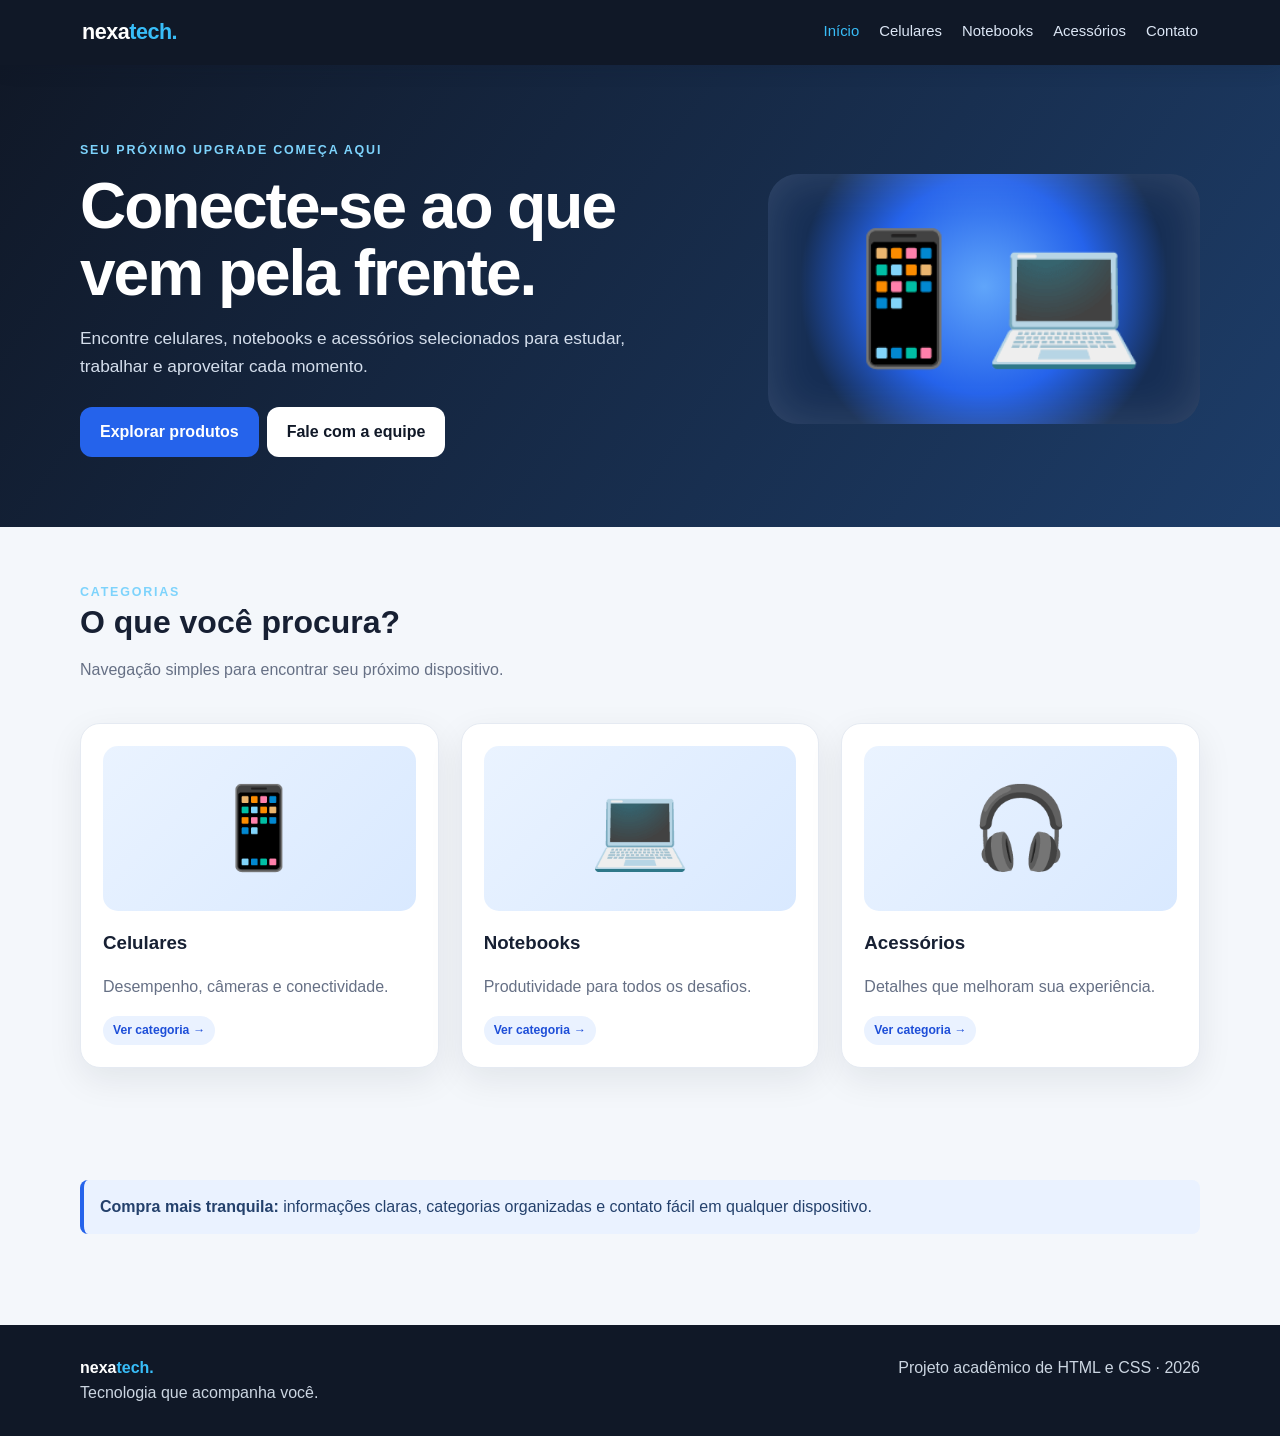
<file: index.html>
<!DOCTYPE html>
<html lang="pt-BR"><head><meta charset="UTF-8"><meta name="viewport" content="width=device-width, initial-scale=1.0">
<meta name="description" content="Nexa Tech: tecnologia para acompanhar você."><title>Início | Nexa Tech</title><link rel="stylesheet" href="css/style.css"></head><body>
<a class="skip" href="#conteudo">Pular para o conteúdo</a>
<header><div class="nav"><a class="brand" href="index.html" aria-label="Nexa Tech - página inicial">nexa<span>tech.</span></a>
<nav aria-label="Navegação principal">
<a href="index.html" aria-current="page">Início</a><a href="celulares.html" >Celulares</a><a href="notebooks.html" >Notebooks</a><a href="acessorios.html" >Acessórios</a><a href="contato.html" >Contato</a>
</nav></div></header>
<main id="conteudo"><section class="hero"><div class="container hero-grid"><div><div class="eyebrow">Seu próximo upgrade começa aqui</div><h1>Conecte-se ao que vem pela frente.</h1><p>Encontre celulares, notebooks e acessórios selecionados para estudar, trabalhar e aproveitar cada momento.</p><a class="btn" href="celulares.html">Explorar produtos</a><a class="btn secondary" href="contato.html">Fale com a equipe</a></div><div class="hero-art" aria-label="Ilustração de dispositivos tecnológicos" role="img">📱💻</div></div></section>
<section class="section"><div class="container"><div class="section-head"><div><div class="eyebrow">Categorias</div><h2>O que você procura?</h2><p class="muted">Navegação simples para encontrar seu próximo dispositivo.</p></div></div><div class="grid">
<a class="card" href="celulares.html"><div class="product-visual" aria-hidden="true">📱</div><h3>Celulares</h3><p class="muted">Desempenho, câmeras e conectividade.</p><span class="tag">Ver categoria →</span></a>
<a class="card" href="notebooks.html"><div class="product-visual" aria-hidden="true">💻</div><h3>Notebooks</h3><p class="muted">Produtividade para todos os desafios.</p><span class="tag">Ver categoria →</span></a>
<a class="card" href="acessorios.html"><div class="product-visual" aria-hidden="true">🎧</div><h3>Acessórios</h3><p class="muted">Detalhes que melhoram sua experiência.</p><span class="tag">Ver categoria →</span></a>
</div></div></section><section class="section"><div class="container notice"><strong>Compra mais tranquila:</strong> informações claras, categorias organizadas e contato fácil em qualquer dispositivo.</div></section></main>
<footer><div class="container foot"><div><strong>nexa<span style="color:#38bdf8">tech.</span></strong><br>Tecnologia que acompanha você.</div><div>Projeto acadêmico de HTML e CSS · 2026</div></div></footer>
</body></html>
</file>
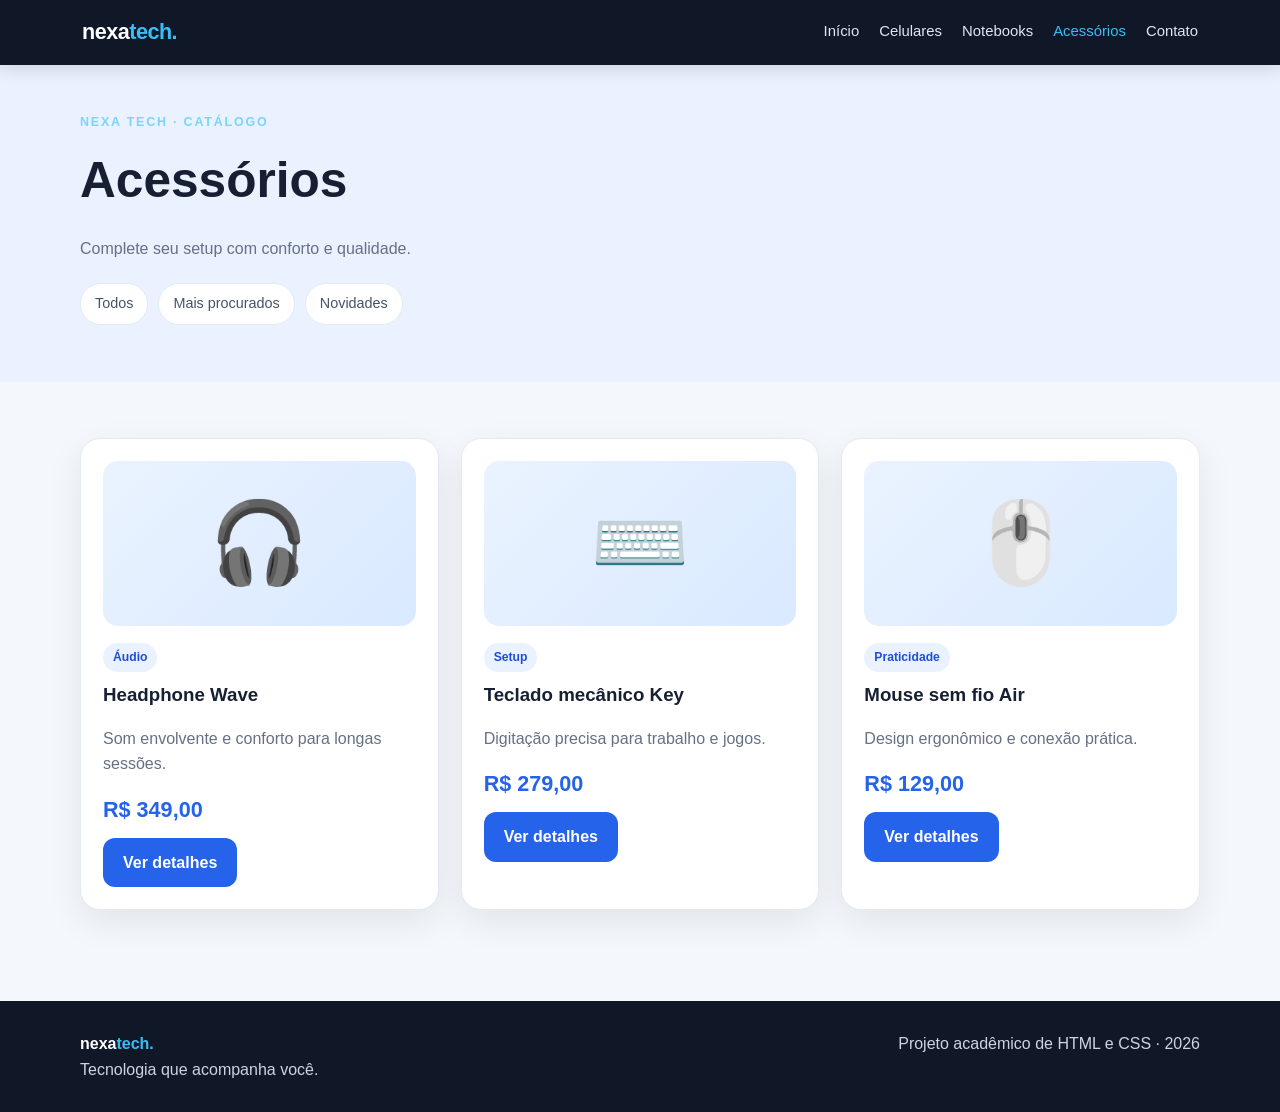
<file: acessorios.html>
<!DOCTYPE html>
<html lang="pt-BR"><head><meta charset="UTF-8"><meta name="viewport" content="width=device-width, initial-scale=1.0">
<meta name="description" content="Nexa Tech: tecnologia para acompanhar você."><title>Acessórios | Nexa Tech</title><link rel="stylesheet" href="css/style.css"></head><body>
<a class="skip" href="#conteudo">Pular para o conteúdo</a>
<header><div class="nav"><a class="brand" href="index.html" aria-label="Nexa Tech - página inicial">nexa<span>tech.</span></a>
<nav aria-label="Navegação principal">
<a href="index.html" >Início</a><a href="celulares.html" >Celulares</a><a href="notebooks.html" >Notebooks</a><a href="acessorios.html" aria-current="page">Acessórios</a><a href="contato.html" >Contato</a>
</nav></div></header>
<main id="conteudo"><section class="page-hero"><div class="container"><div class="eyebrow">Nexa Tech · Catálogo</div><h1>Acessórios</h1><p class="muted">Complete seu setup com conforto e qualidade.</p><div class="filters"><span>Todos</span><span>Mais procurados</span><span>Novidades</span></div></div></section><section class="section"><div class="container"><div class="grid"><article class="card"><div class="product-visual" aria-hidden="true">🎧</div><span class="tag">Áudio</span><h3>Headphone Wave</h3><p class="muted">Som envolvente e conforto para longas sessões.</p><div class="price">R$ 349,00</div><a class="btn" href="produto.html">Ver detalhes</a></article><article class="card"><div class="product-visual" aria-hidden="true">⌨️</div><span class="tag">Setup</span><h3>Teclado mecânico Key</h3><p class="muted">Digitação precisa para trabalho e jogos.</p><div class="price">R$ 279,00</div><a class="btn" href="produto.html">Ver detalhes</a></article><article class="card"><div class="product-visual" aria-hidden="true">🖱️</div><span class="tag">Praticidade</span><h3>Mouse sem fio Air</h3><p class="muted">Design ergonômico e conexão prática.</p><div class="price">R$ 129,00</div><a class="btn" href="produto.html">Ver detalhes</a></article></div></div></section></main>
<footer><div class="container foot"><div><strong>nexa<span style="color:#38bdf8">tech.</span></strong><br>Tecnologia que acompanha você.</div><div>Projeto acadêmico de HTML e CSS · 2026</div></div></footer>
</body></html>
</file>
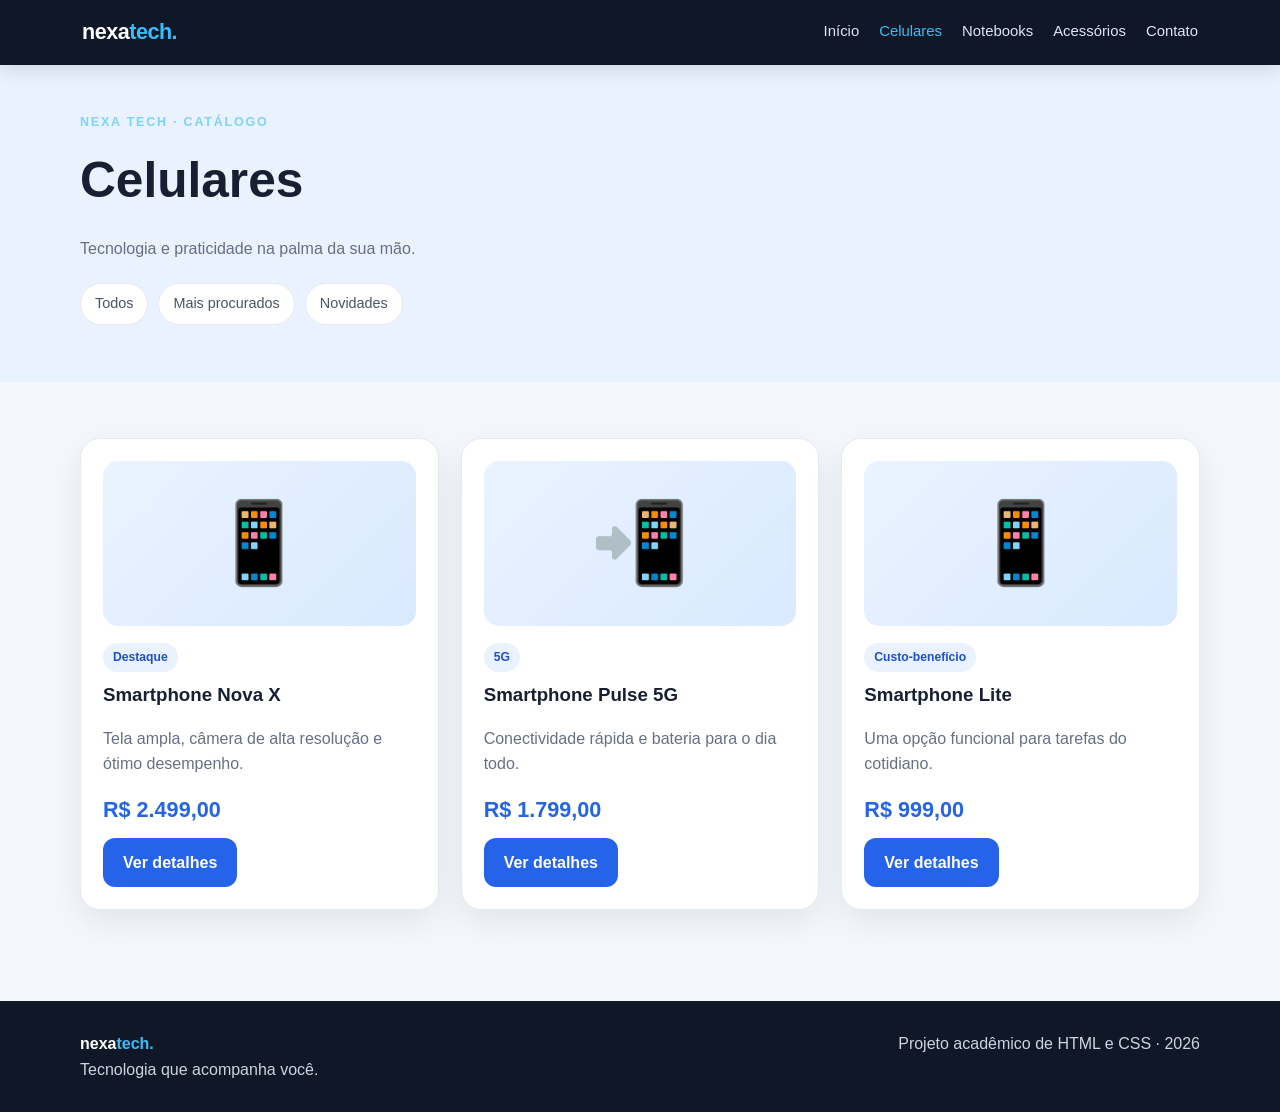
<file: celulares.html>
<!DOCTYPE html>
<html lang="pt-BR"><head><meta charset="UTF-8"><meta name="viewport" content="width=device-width, initial-scale=1.0">
<meta name="description" content="Nexa Tech: tecnologia para acompanhar você."><title>Celulares | Nexa Tech</title><link rel="stylesheet" href="css/style.css"></head><body>
<a class="skip" href="#conteudo">Pular para o conteúdo</a>
<header><div class="nav"><a class="brand" href="index.html" aria-label="Nexa Tech - página inicial">nexa<span>tech.</span></a>
<nav aria-label="Navegação principal">
<a href="index.html" >Início</a><a href="celulares.html" aria-current="page">Celulares</a><a href="notebooks.html" >Notebooks</a><a href="acessorios.html" >Acessórios</a><a href="contato.html" >Contato</a>
</nav></div></header>
<main id="conteudo"><section class="page-hero"><div class="container"><div class="eyebrow">Nexa Tech · Catálogo</div><h1>Celulares</h1><p class="muted">Tecnologia e praticidade na palma da sua mão.</p><div class="filters"><span>Todos</span><span>Mais procurados</span><span>Novidades</span></div></div></section><section class="section"><div class="container"><div class="grid"><article class="card"><div class="product-visual" aria-hidden="true">📱</div><span class="tag">Destaque</span><h3>Smartphone Nova X</h3><p class="muted">Tela ampla, câmera de alta resolução e ótimo desempenho.</p><div class="price">R$ 2.499,00</div><a class="btn" href="produto.html">Ver detalhes</a></article><article class="card"><div class="product-visual" aria-hidden="true">📲</div><span class="tag">5G</span><h3>Smartphone Pulse 5G</h3><p class="muted">Conectividade rápida e bateria para o dia todo.</p><div class="price">R$ 1.799,00</div><a class="btn" href="produto.html">Ver detalhes</a></article><article class="card"><div class="product-visual" aria-hidden="true">📱</div><span class="tag">Custo-benefício</span><h3>Smartphone Lite</h3><p class="muted">Uma opção funcional para tarefas do cotidiano.</p><div class="price">R$ 999,00</div><a class="btn" href="produto.html">Ver detalhes</a></article></div></div></section></main>
<footer><div class="container foot"><div><strong>nexa<span style="color:#38bdf8">tech.</span></strong><br>Tecnologia que acompanha você.</div><div>Projeto acadêmico de HTML e CSS · 2026</div></div></footer>
</body></html>
</file>
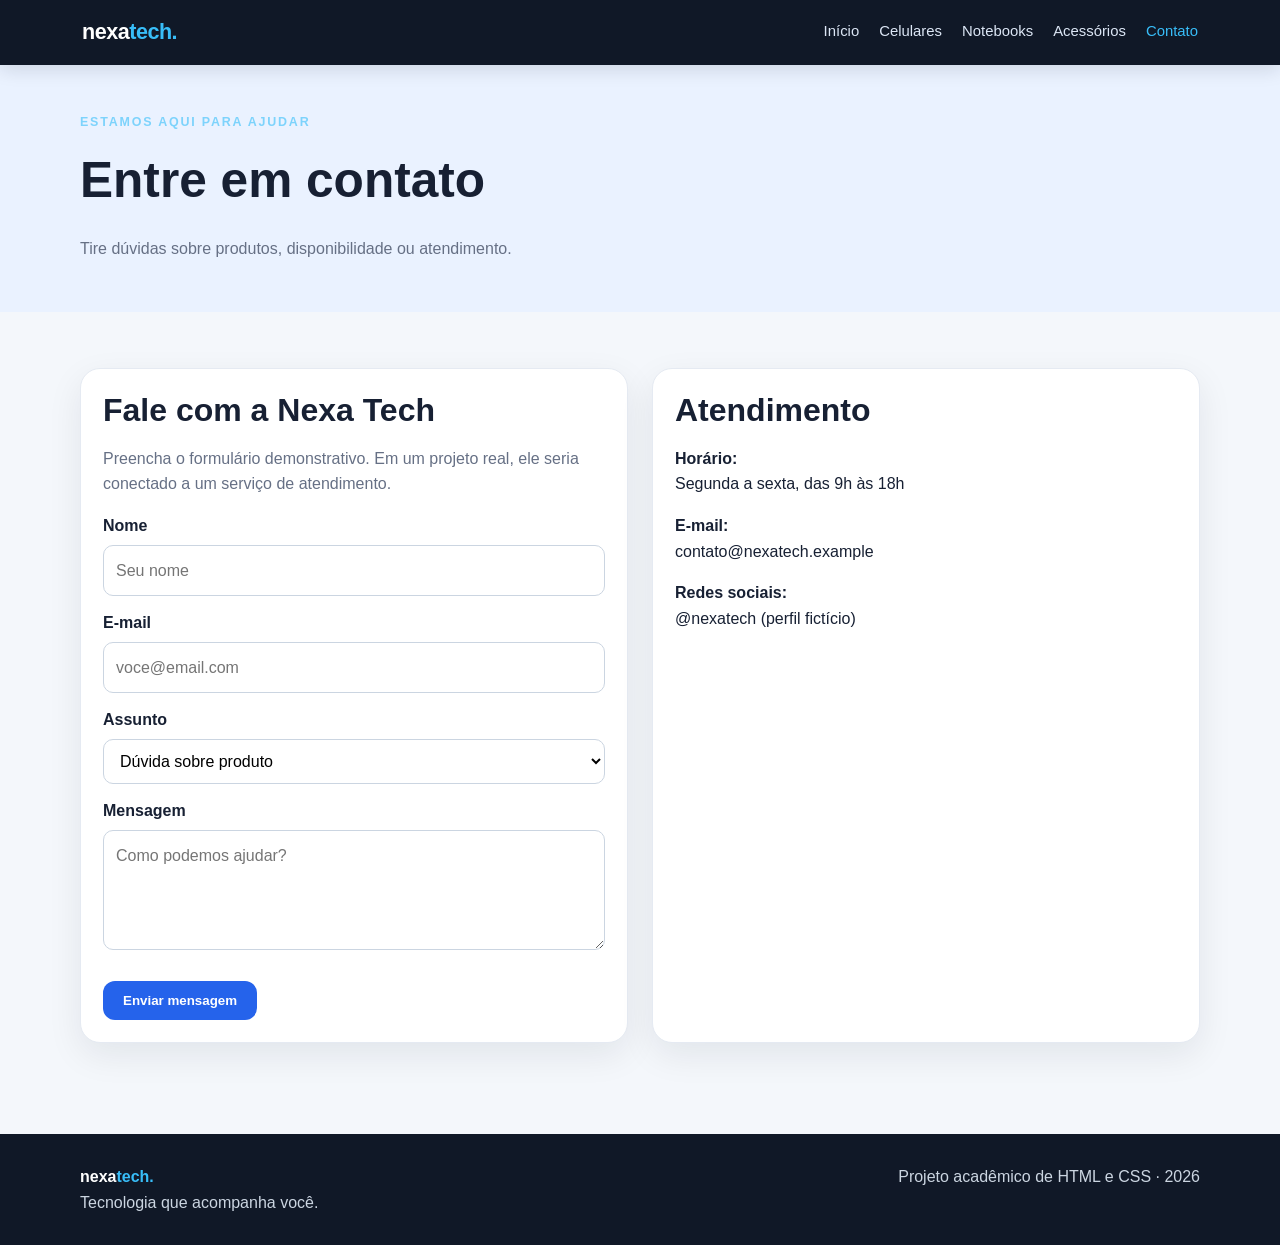
<file: contato.html>
<!DOCTYPE html>
<html lang="pt-BR"><head><meta charset="UTF-8"><meta name="viewport" content="width=device-width, initial-scale=1.0">
<meta name="description" content="Nexa Tech: tecnologia para acompanhar você."><title>Contato | Nexa Tech</title><link rel="stylesheet" href="css/style.css"></head><body>
<a class="skip" href="#conteudo">Pular para o conteúdo</a>
<header><div class="nav"><a class="brand" href="index.html" aria-label="Nexa Tech - página inicial">nexa<span>tech.</span></a>
<nav aria-label="Navegação principal">
<a href="index.html" >Início</a><a href="celulares.html" >Celulares</a><a href="notebooks.html" >Notebooks</a><a href="acessorios.html" >Acessórios</a><a href="contato.html" aria-current="page">Contato</a>
</nav></div></header>
<main id="conteudo"><section class="page-hero"><div class="container"><div class="eyebrow">Estamos aqui para ajudar</div><h1>Entre em contato</h1><p class="muted">Tire dúvidas sobre produtos, disponibilidade ou atendimento.</p></div></section><section class="section"><div class="container contact-grid"><div class="card"><h2>Fale com a Nexa Tech</h2><p class="muted">Preencha o formulário demonstrativo. Em um projeto real, ele seria conectado a um serviço de atendimento.</p><form action="#" method="get"><div class="field"><label for="nome">Nome</label><input id="nome" name="nome" type="text" placeholder="Seu nome" required></div><div class="field"><label for="email">E-mail</label><input id="email" name="email" type="email" placeholder="voce@email.com" required></div><div class="field"><label for="assunto">Assunto</label><select id="assunto" name="assunto"><option>Dúvida sobre produto</option><option>Suporte</option><option>Outro assunto</option></select></div><div class="field"><label for="mensagem">Mensagem</label><textarea id="mensagem" name="mensagem" placeholder="Como podemos ajudar?" required></textarea></div><button class="btn" type="submit">Enviar mensagem</button></form></div><aside class="card"><h2>Atendimento</h2><p><strong>Horário:</strong><br>Segunda a sexta, das 9h às 18h</p><p><strong>E-mail:</strong><br>contato@nexatech.example</p><p><strong>Redes sociais:</strong><br>@nexatech (perfil fictício)</p></aside></div></section></main>
<footer><div class="container foot"><div><strong>nexa<span style="color:#38bdf8">tech.</span></strong><br>Tecnologia que acompanha você.</div><div>Projeto acadêmico de HTML e CSS · 2026</div></div></footer>
</body></html>
</file>
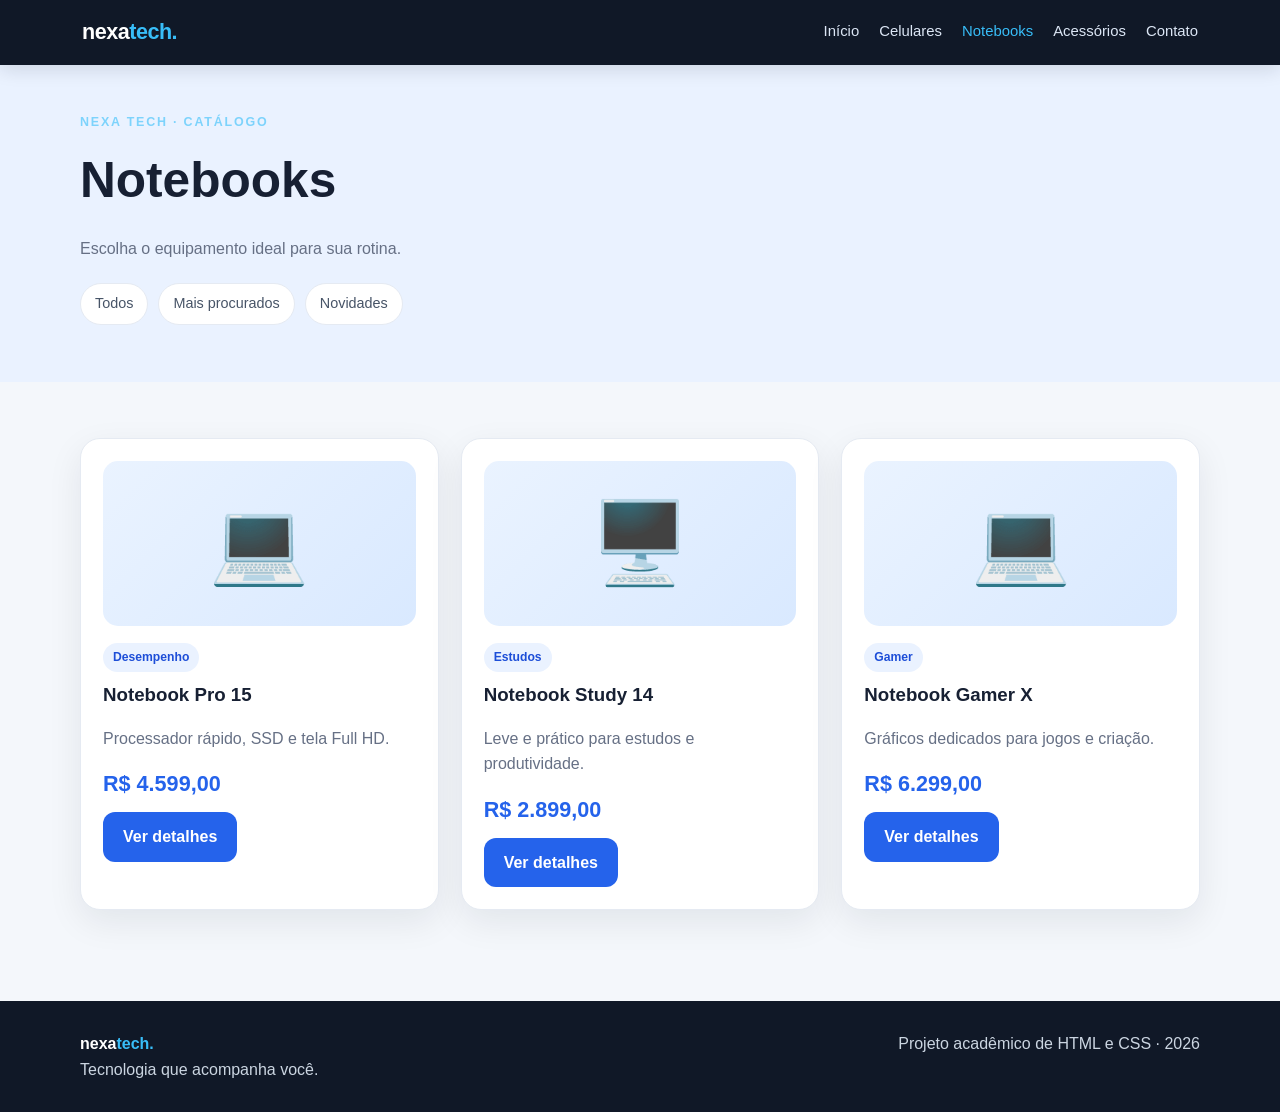
<file: notebooks.html>
<!DOCTYPE html>
<html lang="pt-BR"><head><meta charset="UTF-8"><meta name="viewport" content="width=device-width, initial-scale=1.0">
<meta name="description" content="Nexa Tech: tecnologia para acompanhar você."><title>Notebooks | Nexa Tech</title><link rel="stylesheet" href="css/style.css"></head><body>
<a class="skip" href="#conteudo">Pular para o conteúdo</a>
<header><div class="nav"><a class="brand" href="index.html" aria-label="Nexa Tech - página inicial">nexa<span>tech.</span></a>
<nav aria-label="Navegação principal">
<a href="index.html" >Início</a><a href="celulares.html" >Celulares</a><a href="notebooks.html" aria-current="page">Notebooks</a><a href="acessorios.html" >Acessórios</a><a href="contato.html" >Contato</a>
</nav></div></header>
<main id="conteudo"><section class="page-hero"><div class="container"><div class="eyebrow">Nexa Tech · Catálogo</div><h1>Notebooks</h1><p class="muted">Escolha o equipamento ideal para sua rotina.</p><div class="filters"><span>Todos</span><span>Mais procurados</span><span>Novidades</span></div></div></section><section class="section"><div class="container"><div class="grid"><article class="card"><div class="product-visual" aria-hidden="true">💻</div><span class="tag">Desempenho</span><h3>Notebook Pro 15</h3><p class="muted">Processador rápido, SSD e tela Full HD.</p><div class="price">R$ 4.599,00</div><a class="btn" href="produto.html">Ver detalhes</a></article><article class="card"><div class="product-visual" aria-hidden="true">🖥️</div><span class="tag">Estudos</span><h3>Notebook Study 14</h3><p class="muted">Leve e prático para estudos e produtividade.</p><div class="price">R$ 2.899,00</div><a class="btn" href="produto.html">Ver detalhes</a></article><article class="card"><div class="product-visual" aria-hidden="true">💻</div><span class="tag">Gamer</span><h3>Notebook Gamer X</h3><p class="muted">Gráficos dedicados para jogos e criação.</p><div class="price">R$ 6.299,00</div><a class="btn" href="produto.html">Ver detalhes</a></article></div></div></section></main>
<footer><div class="container foot"><div><strong>nexa<span style="color:#38bdf8">tech.</span></strong><br>Tecnologia que acompanha você.</div><div>Projeto acadêmico de HTML e CSS · 2026</div></div></footer>
</body></html>
</file>
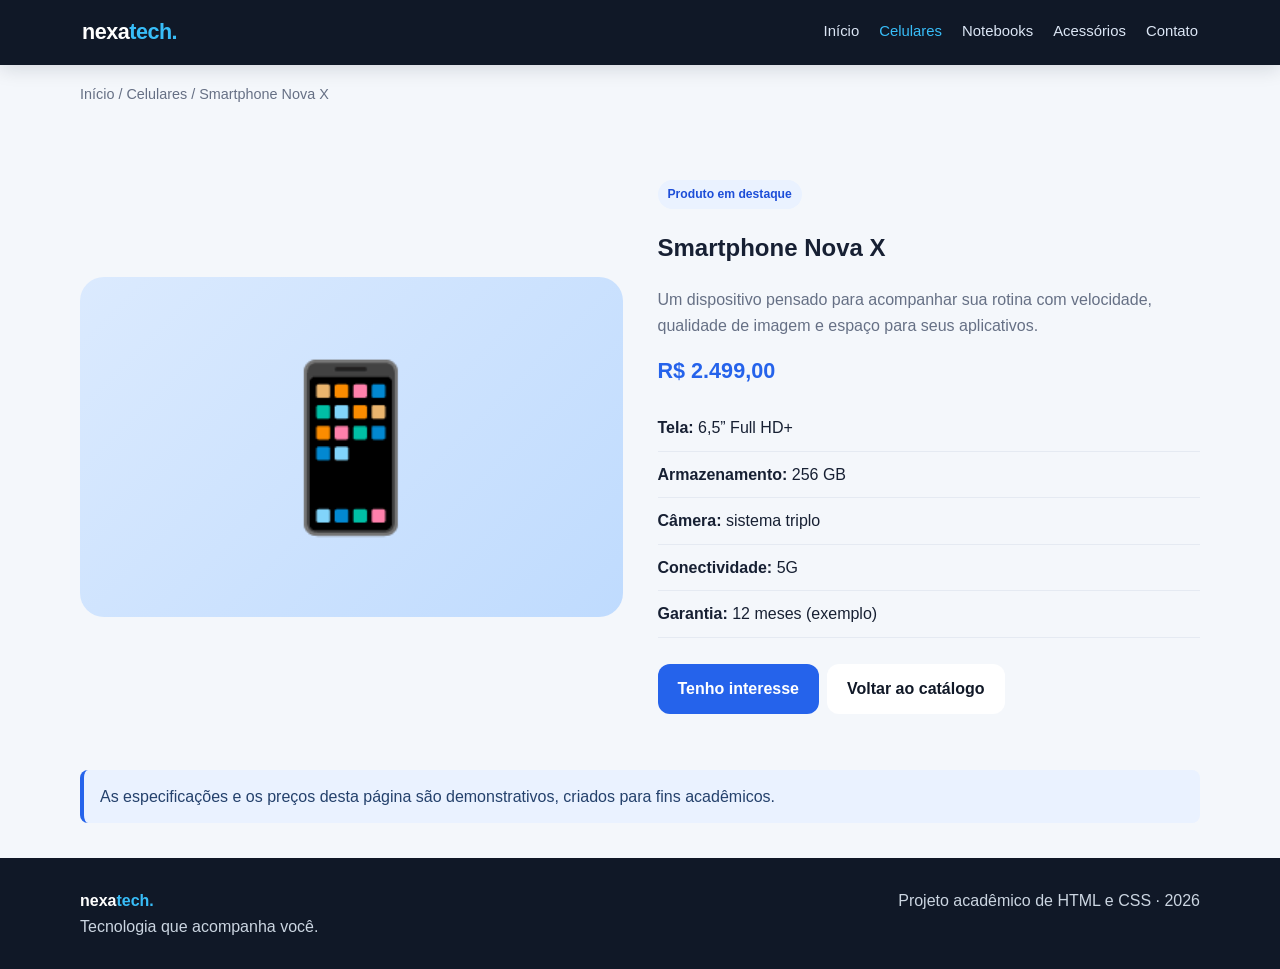
<file: produto.html>
<!DOCTYPE html>
<html lang="pt-BR"><head><meta charset="UTF-8"><meta name="viewport" content="width=device-width, initial-scale=1.0">
<meta name="description" content="Nexa Tech: tecnologia para acompanhar você."><title>Detalhes do produto | Nexa Tech</title><link rel="stylesheet" href="css/style.css"></head><body>
<a class="skip" href="#conteudo">Pular para o conteúdo</a>
<header><div class="nav"><a class="brand" href="index.html" aria-label="Nexa Tech - página inicial">nexa<span>tech.</span></a>
<nav aria-label="Navegação principal">
<a href="index.html" >Início</a><a href="celulares.html" aria-current="page">Celulares</a><a href="notebooks.html" >Notebooks</a><a href="acessorios.html" >Acessórios</a><a href="contato.html" >Contato</a>
</nav></div></header>
<main id="conteudo"><div class="container"><div class="breadcrumbs"><a href="index.html">Início</a> / <a href="celulares.html">Celulares</a> / Smartphone Nova X</div><section class="section feature"><div class="feature-art" role="img" aria-label="Ilustração de um smartphone">📱</div><div><span class="tag">Produto em destaque</span><h1>Smartphone Nova X</h1><p class="muted">Um dispositivo pensado para acompanhar sua rotina com velocidade, qualidade de imagem e espaço para seus aplicativos.</p><div class="price">R$ 2.499,00</div><ul class="specs"><li><strong>Tela:</strong> 6,5” Full HD+</li><li><strong>Armazenamento:</strong> 256 GB</li><li><strong>Câmera:</strong> sistema triplo</li><li><strong>Conectividade:</strong> 5G</li><li><strong>Garantia:</strong> 12 meses (exemplo)</li></ul><a class="btn" href="contato.html">Tenho interesse</a><a class="btn secondary" href="celulares.html">Voltar ao catálogo</a></div></section><div class="notice">As especificações e os preços desta página são demonstrativos, criados para fins acadêmicos.</div></div></main>
<footer><div class="container foot"><div><strong>nexa<span style="color:#38bdf8">tech.</span></strong><br>Tecnologia que acompanha você.</div><div>Projeto acadêmico de HTML e CSS · 2026</div></div></footer>
</body></html>
</file>
<file: css/style.css>
:root{--navy:#101827;--blue:#2563eb;--cyan:#38bdf8;--ink:#172033;--muted:#667085;--bg:#f4f7fb;--white:#fff;--line:#e5eaf2;--radius:20px;--shadow:0 12px 35px rgba(16,24,39,.08)}
*{box-sizing:border-box}html{scroll-behavior:smooth}body{margin:0;font-family:Arial,Helvetica,sans-serif;color:var(--ink);background:var(--bg);line-height:1.6}a{color:inherit;text-decoration:none}a:focus-visible,button:focus-visible{outline:3px solid var(--cyan);outline-offset:3px}.skip{position:absolute;left:-9999px;top:8px;background:#fff;padding:10px;z-index:10}.skip:focus{left:8px}
header{background:var(--navy);color:#fff;position:sticky;top:0;z-index:5;box-shadow:0 4px 18px #10182722}.nav{max-width:1160px;margin:auto;padding:15px 22px;display:flex;align-items:center;justify-content:space-between;gap:20px}.brand{font-size:1.35rem;font-weight:800;letter-spacing:-.5px}.brand span{color:var(--cyan)}nav{display:flex;gap:20px;flex-wrap:wrap}nav a{font-size:.93rem;color:#dce6f5}nav a:hover,nav a[aria-current=page]{color:var(--cyan)}
.container{width:min(1120px,calc(100% - 40px));margin:auto}.hero{background:linear-gradient(125deg,#101827,#1d3d69);color:white;padding:76px 0 70px;overflow:hidden}.hero-grid{display:grid;grid-template-columns:1.2fr .8fr;gap:40px;align-items:center}.eyebrow{color:#7dd3fc;font-weight:700;text-transform:uppercase;letter-spacing:1.8px;font-size:.78rem}.hero h1{font-size:clamp(2.3rem,5vw,4.4rem);line-height:1.05;letter-spacing:-2px;margin:12px 0 18px}.hero p{color:#d4deec;max-width:560px;font-size:1.08rem}.hero-art{min-height:250px;border-radius:30px;background:radial-gradient(circle at 50% 45%,#60a5fa,#2563eb 42%,#162e54 72%);display:grid;place-items:center;font-size:8rem;box-shadow:inset 0 0 50px #ffffff22}.btn{display:inline-block;padding:12px 20px;border-radius:12px;background:var(--blue);color:white;font-weight:700;margin:10px 8px 0 0;border:0;cursor:pointer}.btn.secondary{background:white;color:var(--navy)}.section{padding:56px 0}.section-head{display:flex;align-items:end;justify-content:space-between;gap:20px;margin-bottom:24px}.section h2{font-size:2rem;line-height:1.2;margin:0 0 8px}.muted{color:var(--muted)}.grid{display:grid;grid-template-columns:repeat(3,1fr);gap:22px}.card{background:white;border:1px solid var(--line);border-radius:var(--radius);padding:22px;box-shadow:var(--shadow)}.product-visual{height:165px;border-radius:15px;background:linear-gradient(135deg,#eaf3ff,#d9e9ff);display:grid;place-items:center;font-size:5rem;margin-bottom:17px}.card h3{margin:8px 0}.price{font-size:1.35rem;font-weight:800;color:var(--blue)}.tag{display:inline-block;background:#eaf2ff;color:#1d4ed8;border-radius:50px;padding:5px 10px;font-size:.76rem;font-weight:700}.page-hero{padding:48px 0 35px;background:#eaf2ff}.page-hero h1{font-size:clamp(2rem,4vw,3.1rem);margin:8px 0}.filters{display:flex;gap:10px;flex-wrap:wrap;margin:22px 0}.filters span{background:#fff;border:1px solid var(--line);padding:8px 14px;border-radius:30px;color:#475467;font-size:.9rem}.feature{display:grid;grid-template-columns:1fr 1fr;gap:35px;align-items:center}.feature-art{min-height:340px;background:linear-gradient(135deg,#dbeafe,#bfdbfe);border-radius:24px;display:grid;place-items:center;font-size:10rem}.specs{padding:0;list-style:none}.specs li{padding:10px 0;border-bottom:1px solid var(--line)}.contact-grid{display:grid;grid-template-columns:1fr 1fr;gap:24px}.field{margin:14px 0}.field label{display:block;font-weight:700;margin-bottom:6px}.field input,.field textarea,.field select{width:100%;padding:12px;border:1px solid #cbd5e1;border-radius:10px;font:inherit;background:#fff}.field textarea{min-height:120px}footer{background:var(--navy);color:#cbd5e1;padding:30px 0;margin-top:35px}footer .foot{display:flex;justify-content:space-between;gap:20px;flex-wrap:wrap}footer strong{color:white}.notice{padding:14px 16px;border-left:4px solid var(--blue);background:#eaf2ff;border-radius:8px;color:#24416c}.breadcrumbs{font-size:.9rem;color:var(--muted);padding:18px 0}
@media(max-width:760px){.nav{align-items:flex-start;flex-direction:column}nav{gap:12px}.hero-grid,.feature,.contact-grid{grid-template-columns:1fr}.hero{padding:50px 0}.hero-art{min-height:190px;font-size:6rem}.grid{grid-template-columns:repeat(2,1fr)}.section{padding:40px 0}}
@media(max-width:500px){.container{width:min(100% - 28px,1120px)}.grid{grid-template-columns:1fr}.section-head{align-items:flex-start;flex-direction:column}.hero h1{letter-spacing:-1px}.product-visual{height:145px}}
</file>
